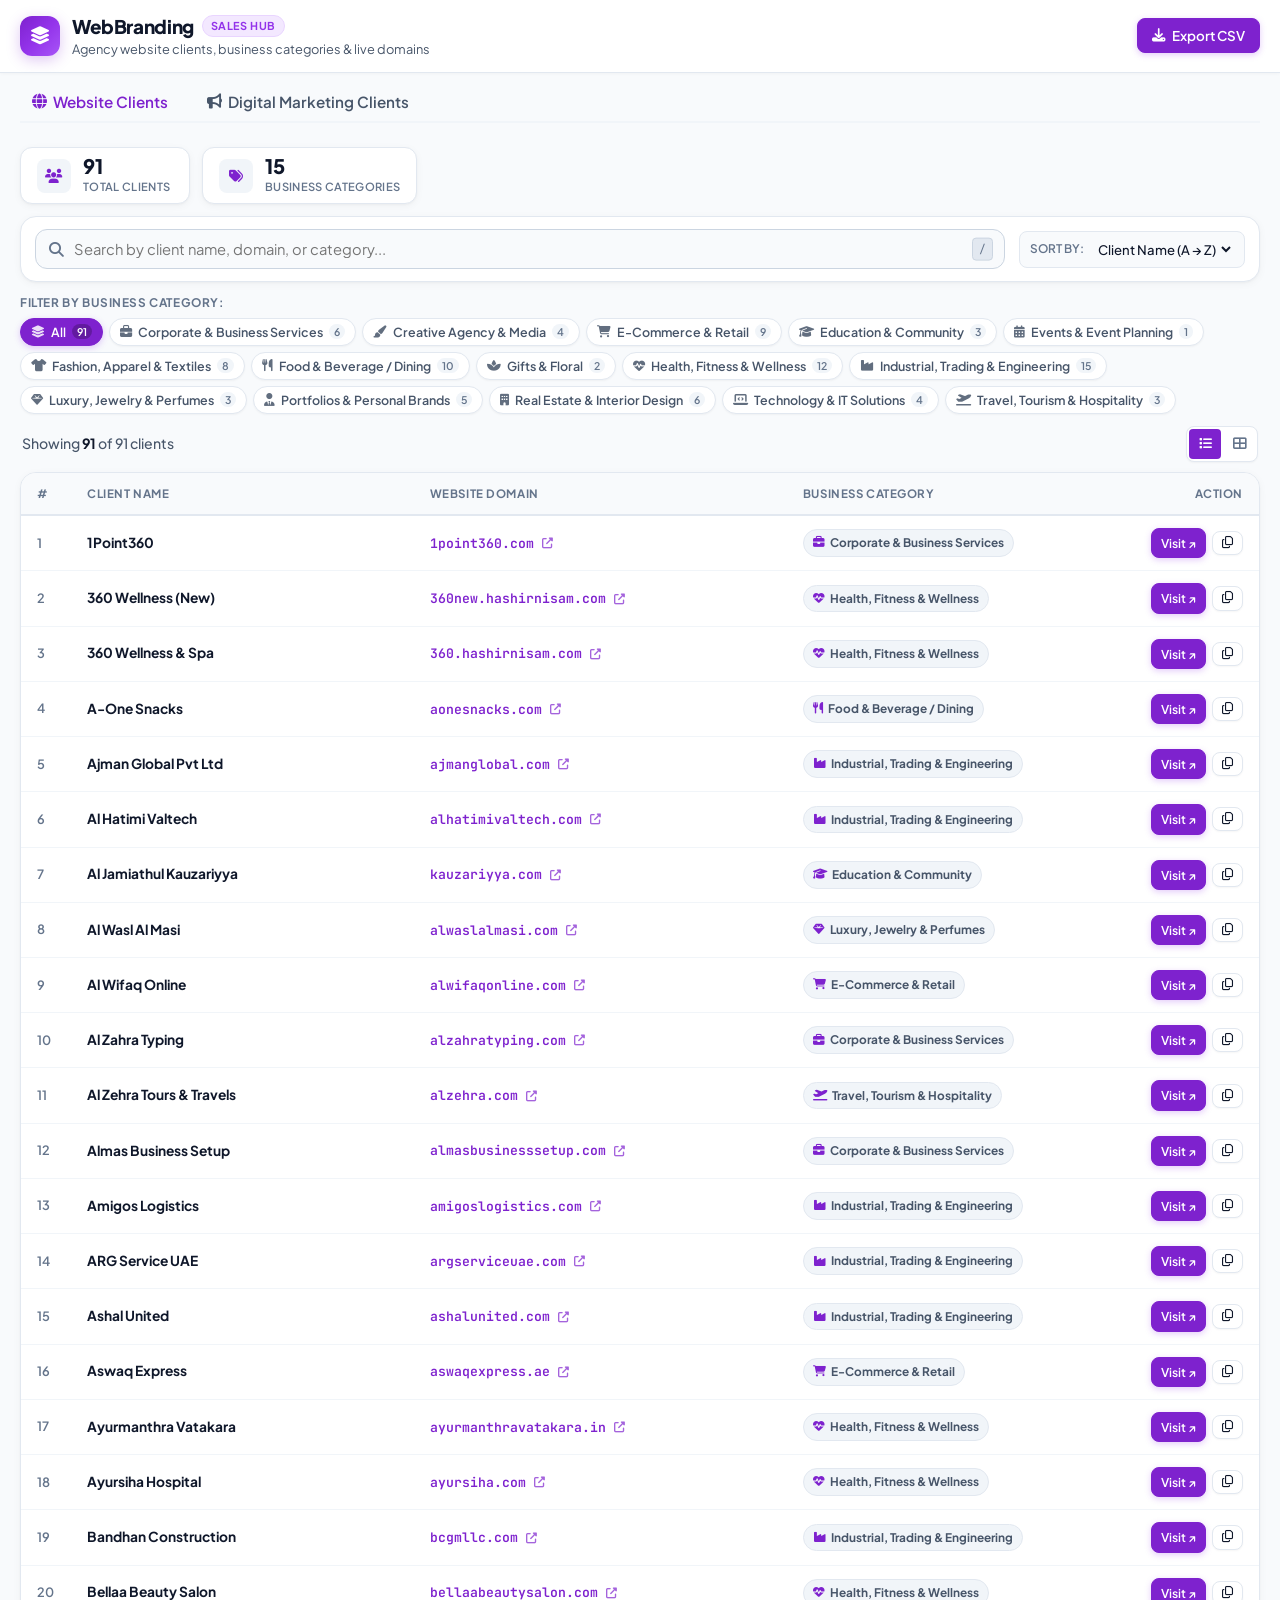
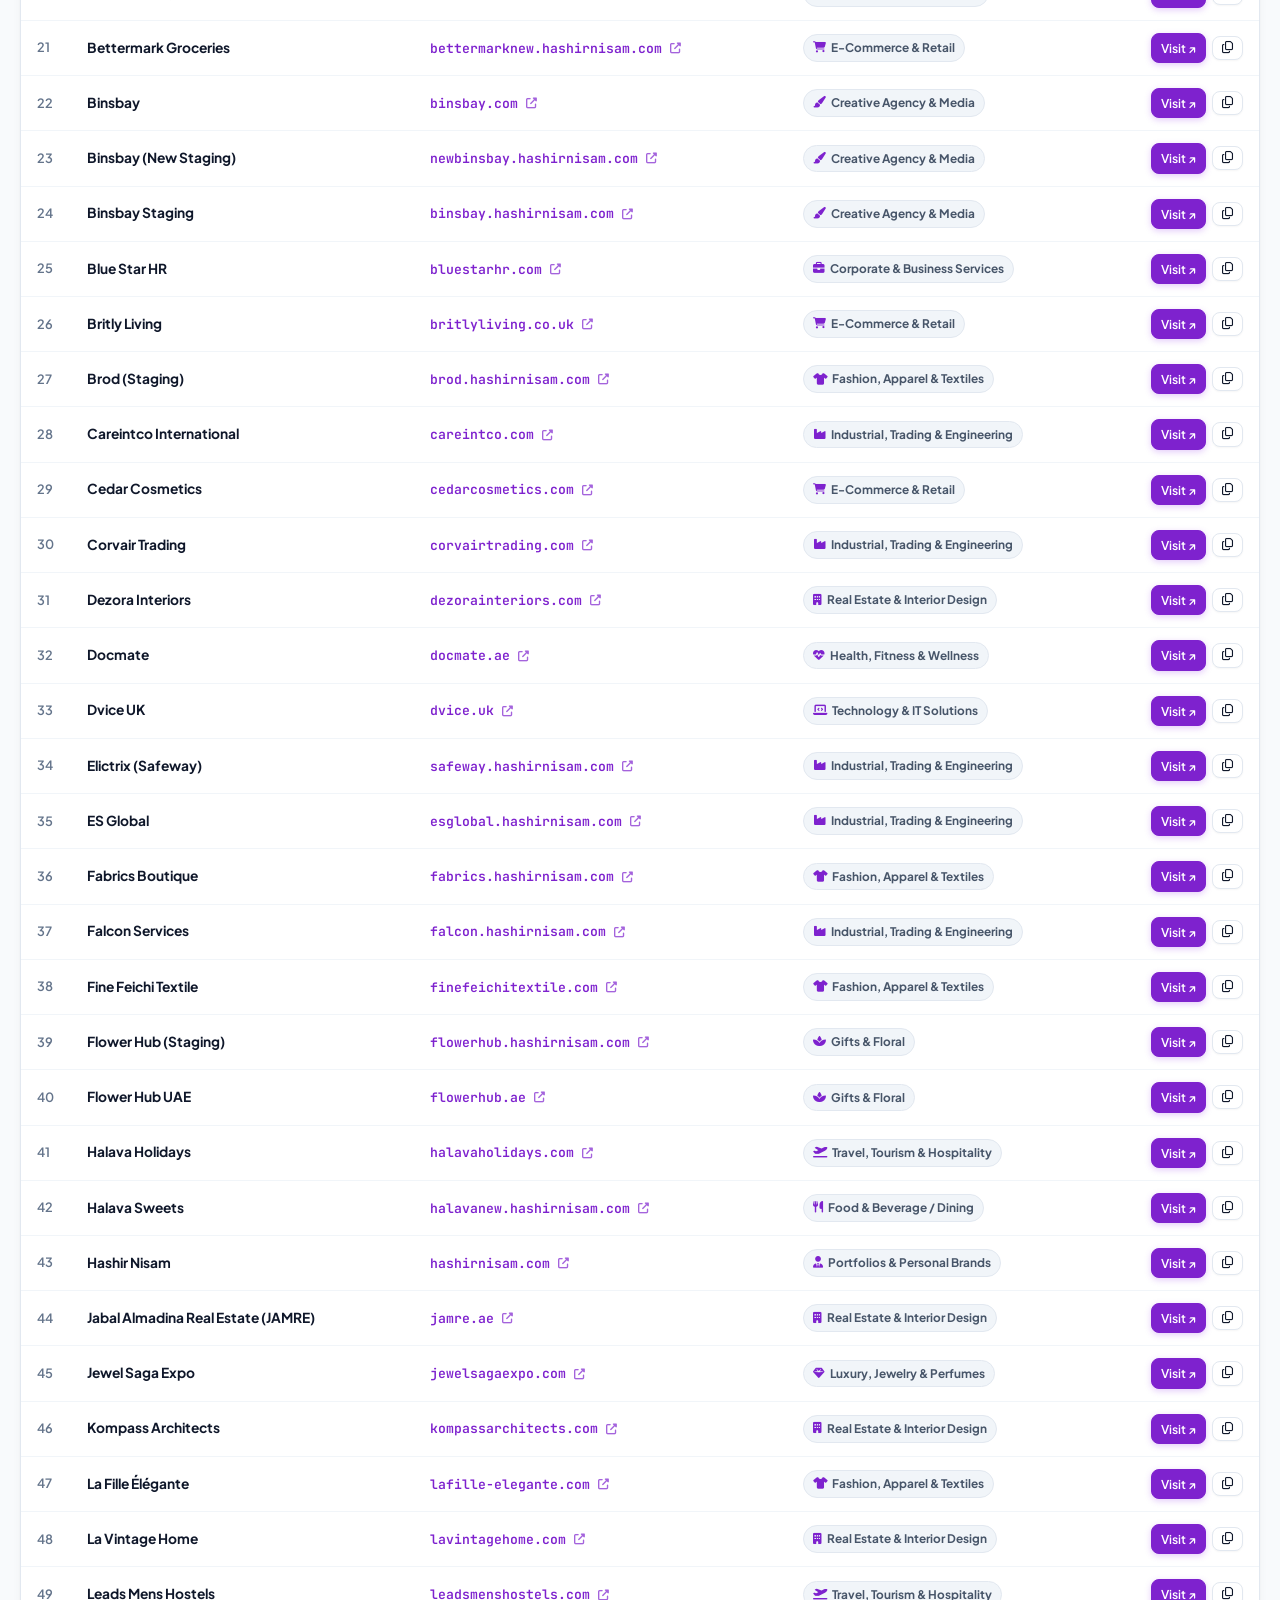
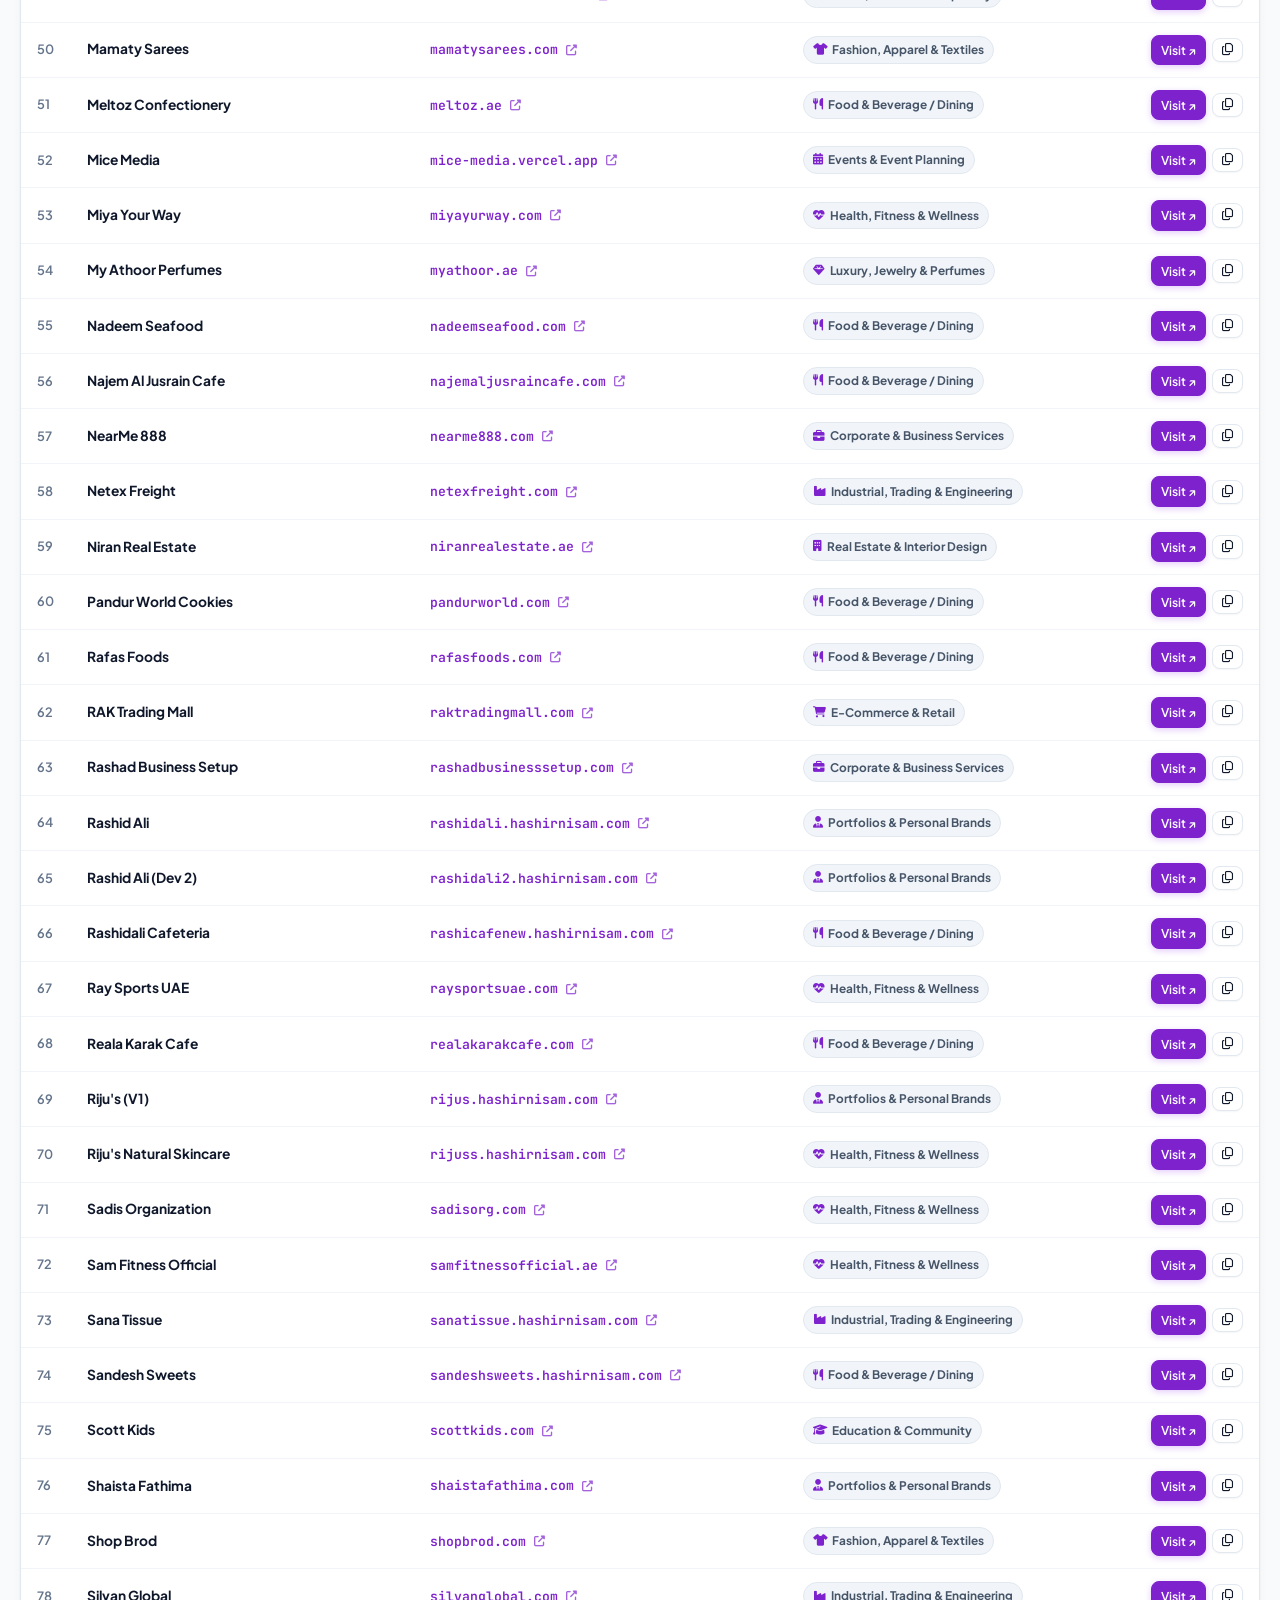
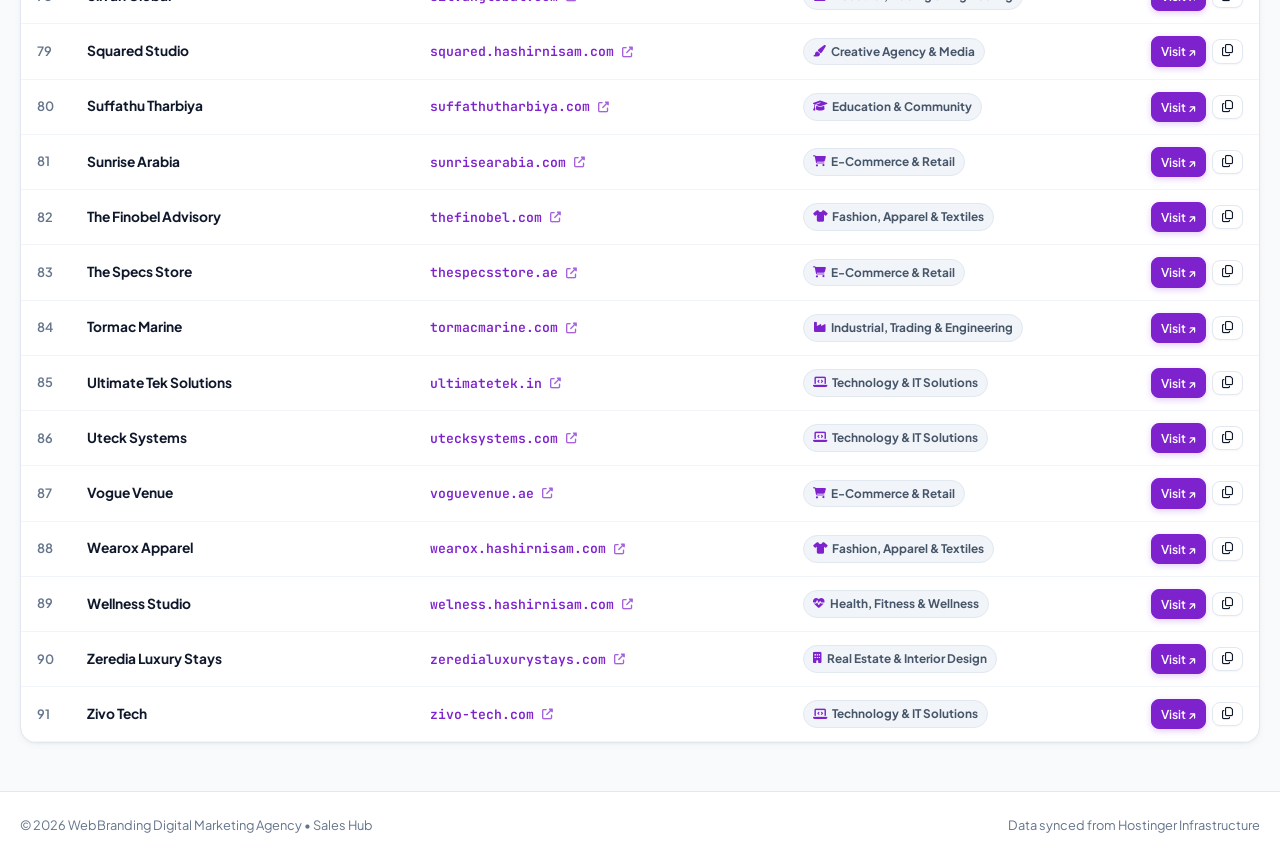
<file: index.html>
<!DOCTYPE html>
<html lang="en" data-theme="light">
<head>
  <meta charset="UTF-8">
  <meta name="viewport" content="width=device-width, initial-scale=1.0">
  <meta name="description" content="Sales Team Client Directory & Live Website Portal. Search, filter, and access all agency client websites by business category.">
  <title>Sales Hub &bull; WebBranding Agency Clients Directory</title>
  
  <!-- Modern Fonts -->
  <link rel="preconnect" href="https://fonts.googleapis.com">
  <link rel="preconnect" href="https://fonts.gstatic.com" crossorigin>
  <link href="https://fonts.googleapis.com/css2?family=JetBrains+Mono:wght@400;500;600&family=Plus+Jakarta+Sans:wght@400;500;600;700;800&display=swap" rel="stylesheet">
  
  <!-- FontAwesome Icons -->
  <link rel="stylesheet" href="https://cdnjs.cloudflare.com/ajax/libs/font-awesome/6.5.1/css/all.min.css" integrity="sha512-DTOQO9RWCH3ppGqcWaEA1BIZOC6xxalwEsw9c2QQeAIftl+Vegovlnee1c9QX4TctnWMn13TZye+giMm8e2LwA==" crossorigin="anonymous" referrerpolicy="no-referrer" />
  
  <!-- Custom Stylesheet -->
  <link rel="stylesheet" href="css/style.css">
</head>
<body>

  <!-- Top Sticky Navigation Header -->
  <header class="site-header" id="siteHeader">
    <div class="container">
      <div class="header-inner">
        <div class="brand-group">
          <div class="brand-icon" aria-hidden="true">
            <i class="fas fa-layer-group"></i>
          </div>
          <div>
            <h1 class="brand-title">
              WebBranding <span class="brand-badge">Sales Hub</span>
            </h1>
            <p class="brand-subtitle">Agency website clients, business categories &amp; live domains</p>
          </div>
        </div>

        <div class="header-actions">
          <button type="button" class="btn btn-primary btn-export" id="exportCsvBtn" title="Download Excel-compatible CSV of clients">
            <i class="fas fa-download"></i>
            <span>Export CSV</span>
          </button>
        </div>
      </div>
    </div>
  </header>

  <!-- Top Navigation Tabs -->
  <nav class="top-nav container">
    <div class="nav-tabs">
      <a href="index.html" class="nav-tab active"><i class="fas fa-globe"></i> Website Clients</a>
      <a href="digital-marketing.html" class="nav-tab"><i class="fas fa-bullhorn"></i> Digital Marketing Clients</a>
    </div>
  </nav>

  <main class="container">
    <!-- Compact KPI Ribbon -->
    <section class="kpi-strip" id="kpiStrip" aria-label="Directory Overview Statistics">
      <div class="kpi-item">
        <div class="kpi-icon"><i class="fas fa-users"></i></div>
        <div>
          <div class="kpi-num" id="totalClientsCount">91</div>
          <div class="kpi-label">Total Clients</div>
        </div>
      </div>

      <div class="kpi-item">
        <div class="kpi-icon"><i class="fas fa-tags"></i></div>
        <div>
          <div class="kpi-num" id="categoriesCount">15</div>
          <div class="kpi-label">Business Categories</div>
        </div>
      </div>
    </section>

    <!-- Control Hub: Search & Sort Controls -->
    <section class="control-hub" id="controlHub" aria-label="Search and Sort Controls">
      <div class="search-and-sort-row">
        <div class="search-box-wrap">
          <i class="fas fa-search search-icon" aria-hidden="true"></i>
          <input 
            type="text" 
            id="searchInput" 
            class="main-search-input" 
            placeholder="Search by client name, domain, or category..." 
            autocomplete="off"
            spellcheck="false"
            aria-label="Search clients"
          >
          <span class="search-key-hint" title="Press / to search">/</span>
          <button type="button" class="clear-search-btn" id="clearSearchBtn" aria-label="Clear search">
            <i class="fas fa-times"></i>
          </button>
        </div>

        <div class="control-item sort-control-item">
          <label for="sortBySelect" class="control-label">Sort By:</label>
          <select id="sortBySelect" class="control-select">
            <option value="name-asc">Client Name (A &rarr; Z)</option>
            <option value="name-desc">Client Name (Z &rarr; A)</option>
            <option value="category-asc">Category (A &rarr; Z)</option>
            <option value="domain-asc">Domain (A &rarr; Z)</option>
          </select>
        </div>
      </div>
    </section>

    <!-- Industry Category Filter Chips -->
    <section class="category-section" aria-label="Filter by Industry Category">
      <div class="category-bar-header">
        <span class="category-bar-title">Filter by Business Category:</span>
        <button type="button" class="mobile-filter-toggle" id="mobileFilterToggle" aria-label="Toggle categories">
          <i class="fas fa-filter"></i> Categories
        </button>
      </div>
      <div class="category-chips-list" id="categoryChipsContainer">
        <!-- Dynamic category chips with icons injected via JS -->
      </div>
    </section>

    <!-- Results Toolbar & View Mode Switcher -->
    <section class="results-summary-bar" aria-label="Results count and view switcher">
      <div class="results-count-display" id="resultsCount">
        Showing <span class="results-count-highlight">91</span> clients
        <button type="button" class="reset-filters-link" id="resetAllBtn" style="display: none;">
          Reset filters
        </button>
      </div>

      <div class="view-mode-toggle">
        <button type="button" class="view-btn active" id="tableViewBtn" title="Listing / Table View" aria-label="Switch to listing table view">
          <i class="fas fa-list"></i>
        </button>
        <button type="button" class="view-btn" id="gridViewBtn" title="Cards / Grid View" aria-label="Switch to cards grid view">
          <i class="fas fa-th-large"></i>
        </button>
      </div>
    </section>

    <!-- View 1: Listing / Table View (Default First View) -->
    <div class="table-wrapper" id="tableContainer">
      <table class="clients-table" aria-label="Clients directory table">
        <thead>
          <tr>
            <th style="width: 50px;">#</th>
            <th>Client Name</th>
            <th>Website Domain</th>
            <th>Business Category</th>
            <th style="text-align: right; width: 140px;">Action</th>
          </tr>
        </thead>
        <tbody id="tableBody">
          <!-- Injected via JavaScript -->
        </tbody>
      </table>
    </div>

    <!-- View 2: Card Grid View (Alternative View) -->
    <section class="clients-grid" id="gridContainer" style="display: none;" aria-label="Clients grid">
      <!-- Injected via JavaScript -->
    </section>

    <!-- Empty State -->
    <div class="empty-state" id="emptyState" style="display: none;">
      <div class="empty-icon" aria-hidden="true">
        <i class="fas fa-search"></i>
      </div>
      <h3 class="empty-title">No Matching Clients Found</h3>
      <p class="empty-desc">
        Try typing a different keyword or click the reset button below to view all 91 clients.
      </p>
      <button type="button" class="btn btn-primary" id="resetEmptyBtn">
        <i class="fas fa-undo"></i>
        <span>Show All Clients</span>
      </button>
    </div>
  </main>

  <!-- Toast Notification Container -->
  <div class="toast-container" id="toastContainer" aria-live="polite"></div>

  <!-- Footer -->
  <footer class="site-footer">
    <div class="container footer-inner">
      <p>&copy; 2026 WebBranding Digital Marketing Agency &bull; Sales Hub</p>
      <p>Data synced from Hostinger Infrastructure</p>
    </div>
  </footer>

  <!-- Scripts -->
  <script src="js/clients-data.js"></script>
  <script src="js/app.js"></script>
</body>
</html>
</file>
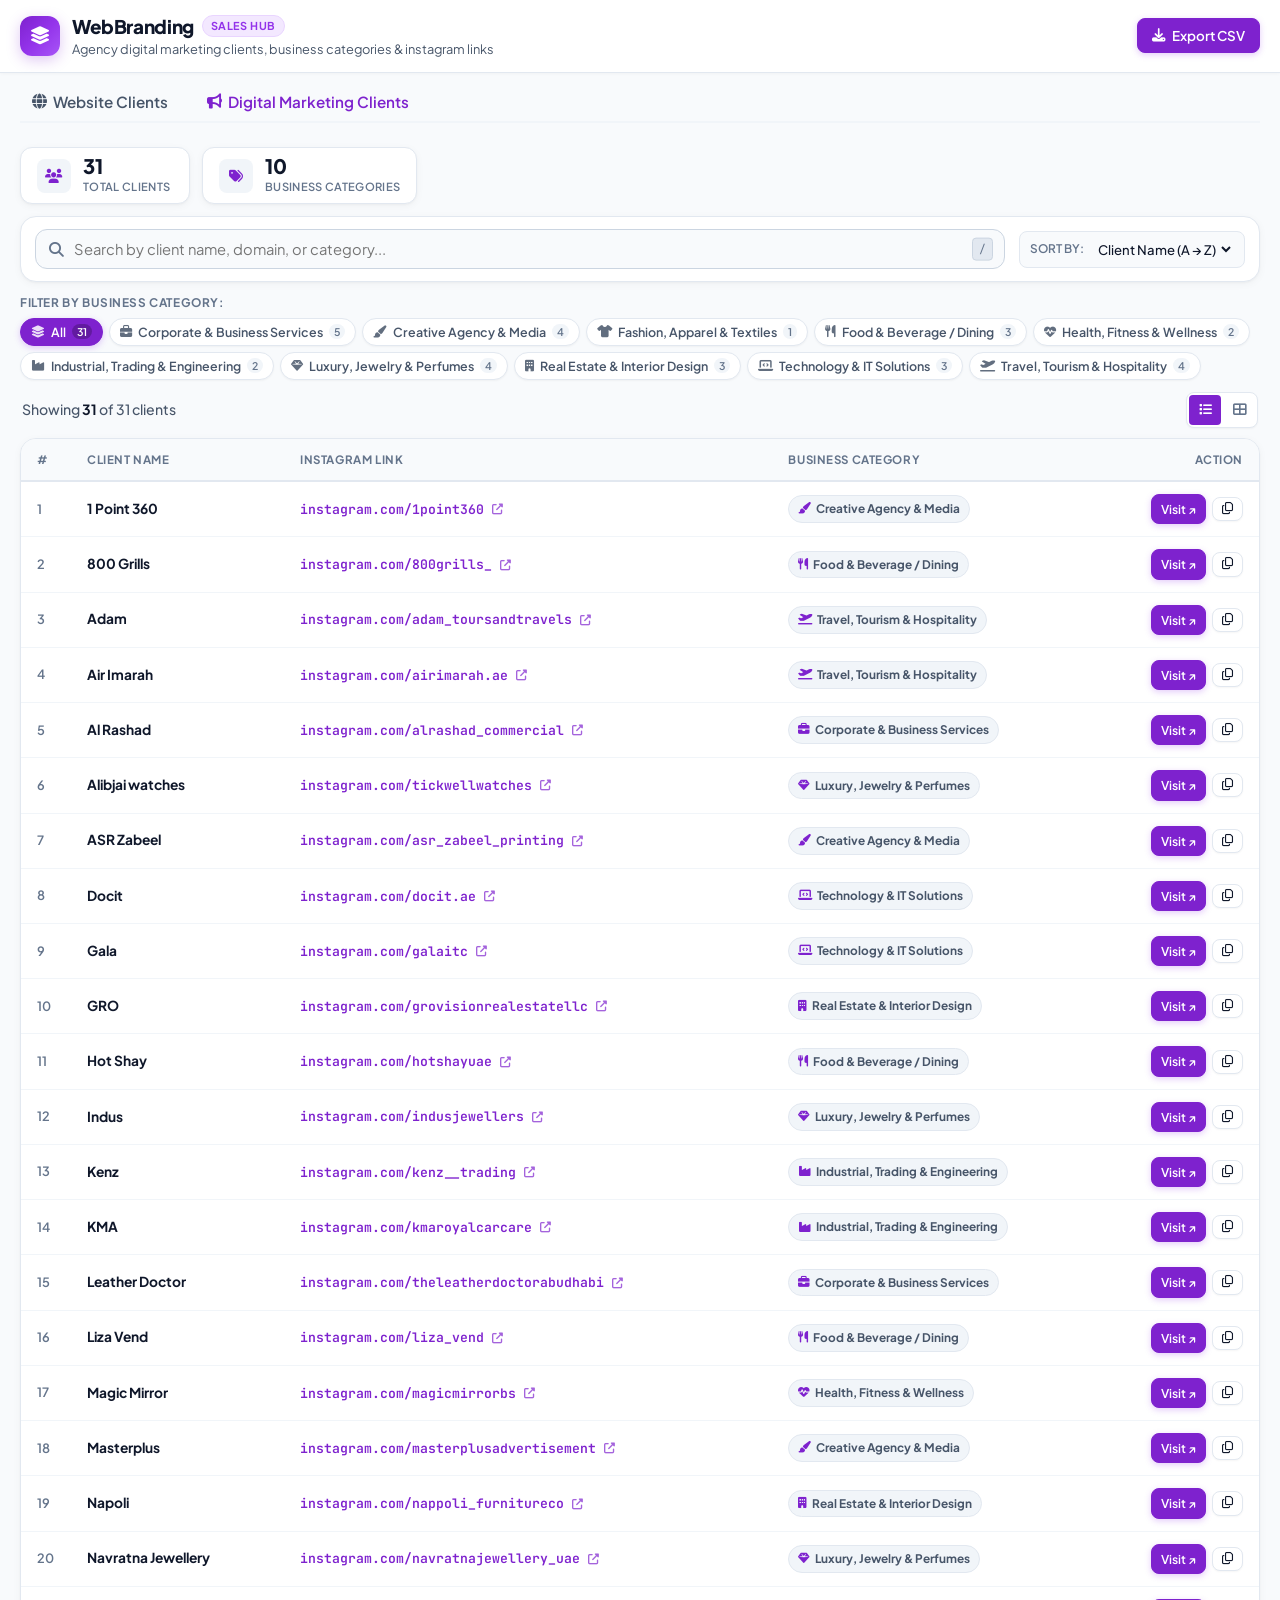
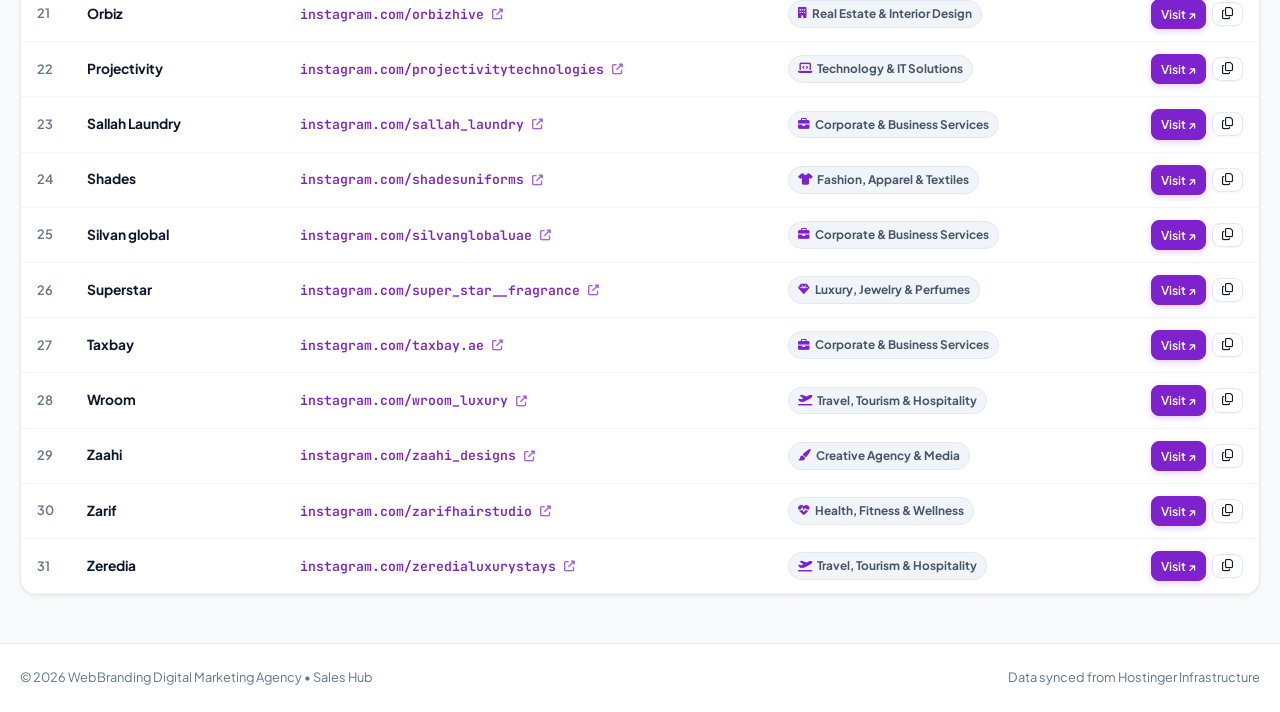
<file: digital-marketing.html>
<!DOCTYPE html>
<html lang="en" data-theme="light">
<head>
  <meta charset="UTF-8">
  <meta name="viewport" content="width=device-width, initial-scale=1.0">
  <meta name="description" content="Sales Team Client Directory & Live Website Portal. Search, filter, and access all agency client websites by business category.">
  <title>Sales Hub &bull; WebBranding Digital Marketing Clients</title>
  
  <!-- Modern Fonts -->
  <link rel="preconnect" href="https://fonts.googleapis.com">
  <link rel="preconnect" href="https://fonts.gstatic.com" crossorigin>
  <link href="https://fonts.googleapis.com/css2?family=JetBrains+Mono:wght@400;500;600&family=Plus+Jakarta+Sans:wght@400;500;600;700;800&display=swap" rel="stylesheet">
  
  <!-- FontAwesome Icons -->
  <link rel="stylesheet" href="https://cdnjs.cloudflare.com/ajax/libs/font-awesome/6.5.1/css/all.min.css" integrity="sha512-DTOQO9RWCH3ppGqcWaEA1BIZOC6xxalwEsw9c2QQeAIftl+Vegovlnee1c9QX4TctnWMn13TZye+giMm8e2LwA==" crossorigin="anonymous" referrerpolicy="no-referrer" />
  
  <!-- Custom Stylesheet -->
  <link rel="stylesheet" href="css/style.css">
</head>
<body>

  <!-- Top Sticky Navigation Header -->
  <header class="site-header" id="siteHeader">
    <div class="container">
      <div class="header-inner">
        <div class="brand-group">
          <div class="brand-icon" aria-hidden="true">
            <i class="fas fa-layer-group"></i>
          </div>
          <div>
            <h1 class="brand-title">
              WebBranding <span class="brand-badge">Sales Hub</span>
            </h1>
            <p class="brand-subtitle">Agency digital marketing clients, business categories &amp; instagram links</p>
          </div>
        </div>

        <div class="header-actions">
          <button type="button" class="btn btn-primary btn-export" id="exportCsvBtn" title="Download Excel-compatible CSV of clients">
            <i class="fas fa-download"></i>
            <span>Export CSV</span>
          </button>
        </div>
      </div>
    </div>
  </header>

  <!-- Top Navigation Tabs -->
  <nav class="top-nav container">
    <div class="nav-tabs">
      <a href="index.html" class="nav-tab"><i class="fas fa-globe"></i> Website Clients</a>
      <a href="digital-marketing.html" class="nav-tab active"><i class="fas fa-bullhorn"></i> Digital Marketing Clients</a>
    </div>
  </nav>

  <main class="container">
    <!-- Compact KPI Ribbon -->
    <section class="kpi-strip" id="kpiStrip" aria-label="Directory Overview Statistics">
      <div class="kpi-item">
        <div class="kpi-icon"><i class="fas fa-users"></i></div>
        <div>
          <div class="kpi-num" id="totalClientsCount">91</div>
          <div class="kpi-label">Total Clients</div>
        </div>
      </div>

      <div class="kpi-item">
        <div class="kpi-icon"><i class="fas fa-tags"></i></div>
        <div>
          <div class="kpi-num" id="categoriesCount">15</div>
          <div class="kpi-label">Business Categories</div>
        </div>
      </div>
    </section>

    <!-- Control Hub: Search & Sort Controls -->
    <section class="control-hub" id="controlHub" aria-label="Search and Sort Controls">
      <div class="search-and-sort-row">
        <div class="search-box-wrap">
          <i class="fas fa-search search-icon" aria-hidden="true"></i>
          <input 
            type="text" 
            id="searchInput" 
            class="main-search-input" 
            placeholder="Search by client name, domain, or category..." 
            autocomplete="off"
            spellcheck="false"
            aria-label="Search clients"
          >
          <span class="search-key-hint" title="Press / to search">/</span>
          <button type="button" class="clear-search-btn" id="clearSearchBtn" aria-label="Clear search">
            <i class="fas fa-times"></i>
          </button>
        </div>

        <div class="control-item sort-control-item">
          <label for="sortBySelect" class="control-label">Sort By:</label>
          <select id="sortBySelect" class="control-select">
            <option value="name-asc">Client Name (A &rarr; Z)</option>
            <option value="name-desc">Client Name (Z &rarr; A)</option>
            <option value="category-asc">Category (A &rarr; Z)</option>
            <option value="domain-asc">Domain (A &rarr; Z)</option>
          </select>
        </div>
      </div>
    </section>

    <!-- Industry Category Filter Chips -->
    <section class="category-section" aria-label="Filter by Industry Category">
      <div class="category-bar-header">
        <span class="category-bar-title">Filter by Business Category:</span>
        <button type="button" class="mobile-filter-toggle" id="mobileFilterToggle" aria-label="Toggle categories">
          <i class="fas fa-filter"></i> Categories
        </button>
      </div>
      <div class="category-chips-list" id="categoryChipsContainer">
        <!-- Dynamic category chips with icons injected via JS -->
      </div>
    </section>

    <!-- Results Toolbar & View Mode Switcher -->
    <section class="results-summary-bar" aria-label="Results count and view switcher">
      <div class="results-count-display" id="resultsCount">
        Showing <span class="results-count-highlight">91</span> clients
        <button type="button" class="reset-filters-link" id="resetAllBtn" style="display: none;">
          Reset filters
        </button>
      </div>

      <div class="view-mode-toggle">
        <button type="button" class="view-btn active" id="tableViewBtn" title="Listing / Table View" aria-label="Switch to listing table view">
          <i class="fas fa-list"></i>
        </button>
        <button type="button" class="view-btn" id="gridViewBtn" title="Cards / Grid View" aria-label="Switch to cards grid view">
          <i class="fas fa-th-large"></i>
        </button>
      </div>
    </section>

    <!-- View 1: Listing / Table View (Default First View) -->
    <div class="table-wrapper" id="tableContainer">
      <table class="clients-table" aria-label="Clients directory table">
        <thead>
          <tr>
            <th style="width: 50px;">#</th>
            <th>Client Name</th>
            <th>Instagram Link</th>
            <th>Business Category</th>
            <th style="text-align: right; width: 140px;">Action</th>
          </tr>
        </thead>
        <tbody id="tableBody">
          <!-- Injected via JavaScript -->
        </tbody>
      </table>
    </div>

    <!-- View 2: Card Grid View (Alternative View) -->
    <section class="clients-grid" id="gridContainer" style="display: none;" aria-label="Clients grid">
      <!-- Injected via JavaScript -->
    </section>

    <!-- Empty State -->
    <div class="empty-state" id="emptyState" style="display: none;">
      <div class="empty-icon" aria-hidden="true">
        <i class="fas fa-search"></i>
      </div>
      <h3 class="empty-title">No Matching Clients Found</h3>
      <p class="empty-desc">
        Try typing a different keyword or click the reset button below to view all 91 clients.
      </p>
      <button type="button" class="btn btn-primary" id="resetEmptyBtn">
        <i class="fas fa-undo"></i>
        <span>Show All Clients</span>
      </button>
    </div>
  </main>

  <!-- Toast Notification Container -->
  <div class="toast-container" id="toastContainer" aria-live="polite"></div>

  <!-- Footer -->
  <footer class="site-footer">
    <div class="container footer-inner">
      <p>&copy; 2026 WebBranding Digital Marketing Agency &bull; Sales Hub</p>
      <p>Data synced from Hostinger Infrastructure</p>
    </div>
  </footer>

  <!-- Scripts -->
  <script src="js/marketing-data.js"></script>
  <script src="js/app.js"></script>
</body>
</html>
</file>
<file: css/style.css>
/* ==========================================================================
   Sales Team Client Directory - Clean Modern White Theme
   ========================================================================== */

:root {
  /* Clean White & Slate Color Palette */
  --bg-primary: #f8fafc;
  --bg-secondary: #ffffff;
  --bg-card: #ffffff;
  --bg-card-hover: #f8fafc;
  --bg-surface: #f1f5f9;
  --bg-surface-hover: #e2e8f0;
  --bg-surface-subtle: #f8fafc;
  
  --border-color: #e2e8f0;
  --border-subtle: #f1f5f9;
  --border-focus: #9333ea;
  --border-glow: rgba(147, 51, 234, 0.2);

  --text-primary: #0f172a;
  --text-secondary: #475569;
  --text-muted: #64748b;
  --text-inverse: #ffffff;

  /* Brand Accents */
  --brand-primary: #7e22ce;        /* Purple 700 */
  --brand-primary-light: #9333ea;  /* Purple 600 */
  --brand-primary-hover: #6b21a8;  /* Purple 800 */
  --brand-gradient: linear-gradient(135deg, #7e22ce 0%, #9333ea 50%, #a855f7 100%);
  --brand-glow: 0 4px 14px rgba(126, 34, 206, 0.25);

  /* Status Colors for Light Theme */
  --status-active-bg: #ecfdf5;
  --status-active-text: #059669;
  --status-active-border: #a7f3d0;

  --status-pending-bg: #fffbeb;
  --status-pending-text: #d97706;
  --status-pending-border: #fde68a;

  --status-purchase-bg: #faf5ff;
  --status-purchase-text: #9333ea;
  --status-purchase-border: #e9d5ff;

  --status-issue-bg: #fef2f2;
  --status-issue-text: #dc2626;
  --status-issue-border: #fecaca;

  /* Typography */
  --font-main: 'Plus Jakarta Sans', system-ui, -apple-system, sans-serif;
  --font-mono: 'JetBrains Mono', 'Fira Code', monospace;

  /* Radii & Shadows */
  --radius-xs: 6px;
  --radius-sm: 8px;
  --radius-md: 12px;
  --radius-lg: 16px;
  --radius-full: 9999px;

  --shadow-xs: 0 1px 2px rgba(0, 0, 0, 0.04);
  --shadow-sm: 0 1px 3px rgba(0, 0, 0, 0.07), 0 1px 2px rgba(0, 0, 0, 0.04);
  --shadow-md: 0 4px 6px -1px rgba(0, 0, 0, 0.07), 0 2px 4px -1px rgba(0, 0, 0, 0.04);
  --shadow-card: 0 2px 8px rgba(0, 0, 0, 0.04), 0 1px 2px rgba(0, 0, 0, 0.03);

  --transition-fast: 0.15s ease;
  --transition-normal: 0.22s cubic-bezier(0.16, 1, 0.3, 1);
}

/* Reset & Baseline */
*, *::before, *::after {
  box-sizing: border-box;
  margin: 0;
  padding: 0;
}

html {
  scroll-behavior: smooth;
  background-color: var(--bg-primary);
}

body {
  font-family: var(--font-main);
  background-color: var(--bg-primary);
  color: var(--text-primary);
  min-height: 100vh;
  line-height: 1.5;
  -webkit-font-smoothing: antialiased;
}

.container {
  max-width: 1380px;
  margin: 0 auto;
  padding: 0 20px;
}

/* Sticky Header */
.site-header {
  border-bottom: 1px solid var(--border-color);
  background: rgba(255, 255, 255, 0.95);
  backdrop-filter: blur(16px);
  -webkit-backdrop-filter: blur(16px);
  position: sticky;
  top: 0;
  z-index: 50;
  padding: 12px 0;
  box-shadow: 0 1px 3px rgba(0, 0, 0, 0.03);
}

.header-inner {
  display: flex;
  align-items: center;
  justify-content: space-between;
  gap: 16px;
}

.brand-group {
  display: flex;
  align-items: center;
  gap: 12px;
}

.brand-icon {
  width: 40px;
  height: 40px;
  border-radius: var(--radius-md);
  background: var(--brand-gradient);
  display: flex;
  align-items: center;
  justify-content: center;
  color: #ffffff;
  font-size: 18px;
  box-shadow: var(--brand-glow);
  flex-shrink: 0;
}

.brand-title {
  font-size: 1.18rem;
  font-weight: 800;
  letter-spacing: -0.02em;
  display: flex;
  align-items: center;
  gap: 8px;
  color: var(--text-primary);
}

.brand-badge {
  font-size: 0.68rem;
  font-weight: 700;
  padding: 2px 8px;
  border-radius: var(--radius-full);
  background: #f3e8ff;
  color: var(--brand-primary-light);
  border: 1px solid #e9d5ff;
  text-transform: uppercase;
  letter-spacing: 0.05em;
}

.brand-subtitle {
  font-size: 0.8rem;
  color: var(--text-secondary);
}

.header-actions {
  display: flex;
  align-items: center;
  gap: 10px;
}

/* Top Navigation Tabs */
.top-nav {
  margin-top: 10px;
  padding-bottom: 10px;
}

.nav-tabs {
  display: flex;
  gap: 15px;
  border-bottom: 2px solid var(--border-subtle);
  padding-bottom: 0px;
  overflow-x: auto;
  -webkit-overflow-scrolling: touch;
  scrollbar-width: none; /* Firefox */
}

.nav-tabs::-webkit-scrollbar {
  display: none; /* Safari and Chrome */
}

.nav-tab {
  white-space: nowrap;
  text-decoration: none;
  font-weight: 600;
  font-size: 0.95rem;
  color: var(--text-secondary);
  padding: 8px 12px;
  border-bottom: 2px solid transparent;
  margin-bottom: -2px;
  transition: all var(--transition-fast);
  display: flex;
  align-items: center;
  gap: 6px;
}

.nav-tab:hover {
  color: var(--brand-primary);
}

.nav-tab.active {
  color: var(--brand-primary);
  border-bottom-color: var(--brand-primary);
}

.btn {
  display: inline-flex;
  align-items: center;
  gap: 7px;
  font-family: inherit;
  font-size: 0.84rem;
  font-weight: 600;
  padding: 8px 14px;
  border-radius: var(--radius-sm);
  border: 1px solid var(--border-color);
  background: #ffffff;
  color: var(--text-primary);
  cursor: pointer;
  transition: all var(--transition-fast);
  text-decoration: none;
  white-space: nowrap;
  box-shadow: var(--shadow-xs);
}

.btn:hover {
  border-color: #cbd5e1;
  background: var(--bg-surface);
}

.btn-primary {
  background: var(--brand-primary);
  border-color: var(--brand-primary);
  color: #ffffff;
  box-shadow: 0 2px 6px rgba(147, 51, 234, 0.25);
}

.btn-primary:hover {
  background: var(--brand-primary-hover);
  border-color: var(--brand-primary-hover);
  box-shadow: 0 4px 10px rgba(147, 51, 234, 0.35);
}

/* Compact KPI Ribbon */
.kpi-strip {
  display: flex;
  gap: 12px;
  margin: 14px 0 12px;
  flex-wrap: wrap;
}

.kpi-item {
  background: #ffffff;
  border: 1px solid var(--border-color);
  border-radius: var(--radius-md);
  padding: 8px 16px;
  display: flex;
  align-items: center;
  gap: 12px;
  box-shadow: var(--shadow-card);
  transition: all var(--transition-fast);
  min-width: 170px;
}

.kpi-item:hover {
  border-color: #cbd5e1;
  transform: translateY(-1px);
}

.kpi-icon {
  width: 34px;
  height: 34px;
  border-radius: var(--radius-sm);
  background: #f1f5f9;
  color: var(--brand-primary);
  display: flex;
  align-items: center;
  justify-content: center;
  font-size: 14px;
  flex-shrink: 0;
}

.kpi-num {
  font-size: 1.25rem;
  font-weight: 800;
  line-height: 1;
  color: var(--text-primary);
}

.kpi-label {
  font-size: 0.7rem;
  color: var(--text-muted);
  font-weight: 600;
  text-transform: uppercase;
  letter-spacing: 0.03em;
  margin-top: 2px;
}

/* Main Control Hub: Search & Sort */
.control-hub {
  background: #ffffff;
  border: 1px solid var(--border-color);
  border-radius: var(--radius-lg);
  padding: 12px 14px;
  margin-bottom: 12px;
  box-shadow: var(--shadow-card);
}

.search-and-sort-row {
  display: flex;
  align-items: center;
  gap: 14px;
  flex-wrap: wrap;
}

.search-box-wrap {
  position: relative;
  flex: 1;
  min-width: 280px;
}

.search-box-wrap .search-icon {
  position: absolute;
  left: 14px;
  top: 50%;
  transform: translateY(-50%);
  color: var(--text-muted);
  font-size: 15px;
  pointer-events: none;
}

.main-search-input {
  width: 100%;
  padding: 10px 38px 10px 38px;
  font-family: inherit;
  font-size: 0.92rem;
  color: var(--text-primary);
  background: #f8fafc;
  border: 1px solid #cbd5e1;
  border-radius: var(--radius-md);
  outline: none;
  transition: all var(--transition-fast);
}

.main-search-input:focus {
  border-color: var(--brand-primary);
  box-shadow: 0 0 0 3px rgba(147, 51, 234, 0.15);
  background: #ffffff;
}

.search-key-hint {
  position: absolute;
  right: 12px;
  top: 50%;
  transform: translateY(-50%);
  font-size: 0.7rem;
  font-family: var(--font-mono);
  background: #e2e8f0;
  border: 1px solid #cbd5e1;
  padding: 2px 6px;
  border-radius: 4px;
  color: var(--text-muted);
  pointer-events: none;
}

.clear-search-btn {
  position: absolute;
  right: 12px;
  top: 50%;
  transform: translateY(-50%);
  background: none;
  border: none;
  color: var(--text-muted);
  cursor: pointer;
  padding: 4px;
  font-size: 15px;
  display: none;
}

.clear-search-btn:hover {
  color: var(--text-primary);
}

.sort-control-item {
  display: flex;
  align-items: center;
  gap: 8px;
  background: #f8fafc;
  border: 1px solid var(--border-color);
  border-radius: var(--radius-sm);
  padding: 4px 10px;
  flex-shrink: 0;
}

.control-label {
  font-size: 0.74rem;
  color: var(--text-muted);
  font-weight: 600;
  text-transform: uppercase;
}

.control-select {
  background: transparent;
  border: none;
  color: var(--text-primary);
  font-family: inherit;
  font-size: 0.82rem;
  font-weight: 500;
  outline: none;
  cursor: pointer;
  padding: 4px 2px;
}

.control-select option {
  background: #ffffff;
  color: var(--text-primary);
}

/* Category Filter Bar */
.category-section {
  margin-bottom: 12px;
}

.category-bar-header {
  display: flex;
  align-items: center;
  justify-content: space-between;
  margin-bottom: 6px;
}

.category-bar-title {
  font-size: 0.74rem;
  font-weight: 700;
  text-transform: uppercase;
  letter-spacing: 0.05em;
  color: var(--text-muted);
}

.mobile-filter-toggle {
  display: none;
  background: var(--bg-surface);
  border: 1px solid var(--border-color);
  padding: 6px 12px;
  border-radius: var(--radius-sm);
  font-size: 0.8rem;
  font-weight: 600;
  color: var(--text-primary);
  cursor: pointer;
  align-items: center;
  gap: 6px;
}

.category-chips-list {
  display: flex;
  flex-wrap: wrap;
  gap: 6px;
}

.chip-btn {
  display: inline-flex;
  align-items: center;
  gap: 6px;
  font-family: inherit;
  font-size: 0.78rem;
  font-weight: 600;
  padding: 5px 10px;
  border-radius: var(--radius-full);
  background: #ffffff;
  color: var(--text-secondary);
  border: 1px solid var(--border-color);
  cursor: pointer;
  box-shadow: var(--shadow-xs);
  transition: all var(--transition-fast);
}

.chip-btn:hover {
  background: #f8fafc;
  color: var(--text-primary);
  border-color: #cbd5e1;
}

.chip-btn.active {
  background: var(--brand-primary);
  color: #ffffff;
  border-color: var(--brand-primary);
  box-shadow: 0 2px 6px rgba(147, 51, 234, 0.25);
}

.chip-icon {
  font-size: 0.76rem;
  opacity: 0.85;
}

.chip-count {
  font-size: 0.66rem;
  padding: 1px 5px;
  border-radius: var(--radius-full);
  background: #f1f5f9;
  color: var(--text-muted);
}

.chip-btn.active .chip-count {
  background: rgba(0, 0, 0, 0.22);
  color: #ffffff;
}

/* Results Toolbar (Summary & View Modes) */
.results-summary-bar {
  display: flex;
  align-items: center;
  justify-content: space-between;
  margin-bottom: 10px;
  padding: 0 2px;
  gap: 12px;
  flex-wrap: wrap;
}

.results-count-display {
  font-size: 0.88rem;
  color: var(--text-secondary);
  font-weight: 500;
}

.results-count-highlight {
  color: var(--text-primary);
  font-weight: 700;
}

.reset-filters-link {
  color: var(--brand-primary);
  background: none;
  border: none;
  font-size: 0.8rem;
  font-weight: 600;
  cursor: pointer;
  text-decoration: underline;
  margin-left: 10px;
}

.reset-filters-link:hover {
  color: var(--brand-primary-hover);
}

.view-mode-toggle {
  display: inline-flex;
  background: #ffffff;
  border: 1px solid var(--border-color);
  border-radius: var(--radius-sm);
  padding: 2px;
  gap: 2px;
  box-shadow: var(--shadow-xs);
}

.view-btn {
  width: 32px;
  height: 30px;
  display: inline-flex;
  align-items: center;
  justify-content: center;
  background: transparent;
  border: none;
  border-radius: 4px;
  color: var(--text-muted);
  cursor: pointer;
  font-size: 13px;
  transition: all var(--transition-fast);
}

.view-btn:hover {
  color: var(--text-primary);
  background: #f1f5f9;
}

.view-btn.active {
  background: var(--brand-primary);
  color: #ffffff;
}

/* Dense Table View (Listing Style - Default) */
.table-wrapper {
  background: #ffffff;
  border: 1px solid var(--border-color);
  border-radius: var(--radius-lg);
  overflow-x: auto;
  box-shadow: var(--shadow-card);
  margin-bottom: 48px;
}

.clients-table {
  width: 100%;
  border-collapse: collapse;
  text-align: left;
}

.clients-table thead th {
  position: sticky;
  top: 0;
  background: #f8fafc;
  color: var(--text-muted);
  font-size: 0.72rem;
  font-weight: 700;
  text-transform: uppercase;
  letter-spacing: 0.05em;
  padding: 12px 16px;
  border-bottom: 2px solid var(--border-color);
  z-index: 10;
  white-space: nowrap;
}

.clients-table tbody td {
  padding: 12px 16px;
  border-bottom: 1px solid var(--border-subtle);
  font-size: 0.86rem;
  vertical-align: middle;
}

.clients-table tbody tr:hover td {
  background: #f8fafc;
}

.table-client-title {
  font-weight: 700;
  color: var(--text-primary);
}

.table-domain {
  font-family: var(--font-mono);
  font-size: 0.82rem;
  color: var(--brand-primary);
  text-decoration: none;
  display: inline-flex;
  align-items: center;
  gap: 4px;
  font-weight: 600;
}

.table-domain:hover {
  text-decoration: underline;
  color: var(--brand-primary-hover);
}

.table-actions {
  display: flex;
  align-items: center;
  gap: 6px;
}

.table-action-btn {
  padding: 5px 9px;
  font-size: 0.76rem;
}

/* Card Grid Layout */
.clients-grid {
  display: grid;
  grid-template-columns: repeat(auto-fill, minmax(300px, 1fr));
  gap: 14px;
  margin-bottom: 48px;
}

/* Client Card */
.client-card {
  background: #ffffff;
  border: 1px solid var(--border-color);
  border-radius: var(--radius-lg);
  padding: 14px 15px;
  display: flex;
  flex-direction: column;
  box-shadow: var(--shadow-card);
  transition: all var(--transition-normal);
  position: relative;
}

.client-card:hover {
  border-color: #cbd5e1;
  transform: translateY(-2px);
  box-shadow: var(--shadow-md);
}

.card-header {
  display: flex;
  align-items: center;
  justify-content: space-between;
  gap: 8px;
  margin-bottom: 8px;
}

.card-category {
  display: inline-flex;
  align-items: center;
  gap: 5px;
  font-size: 0.7rem;
  font-weight: 700;
  padding: 3px 8px;
  border-radius: var(--radius-full);
  background: #f1f5f9;
  color: #475569;
  border: 1px solid #e2e8f0;
}

.card-type-tag {
  font-size: 0.66rem;
  font-weight: 600;
  padding: 2px 6px;
  border-radius: var(--radius-full);
}

.card-type-tag.custom {
  background: #faf5ff;
  color: #9333ea;
  border: 1px solid #e9d5ff;
}

.card-type-tag.subdomain {
  background: #f0f9ff;
  color: #0284c7;
  border: 1px solid #bae6fd;
}

.card-title {
  font-size: 1.05rem;
  font-weight: 700;
  color: var(--text-primary);
  margin-bottom: 8px;
  line-height: 1.3;
}

/* Domain Box (Clear, Clickable, Copyable) */
.card-domain-box {
  background: #f8fafc;
  border: 1px solid var(--border-color);
  border-radius: var(--radius-sm);
  padding: 7px 10px;
  display: flex;
  align-items: center;
  justify-content: space-between;
  gap: 8px;
  margin-bottom: 10px;
  transition: border-color var(--transition-fast);
}

.card-domain-box:hover {
  border-color: var(--border-focus);
}

.card-domain-link {
  font-family: var(--font-mono);
  font-size: 0.82rem;
  font-weight: 600;
  color: var(--brand-primary);
  text-decoration: none;
  white-space: nowrap;
  overflow: hidden;
  text-overflow: ellipsis;
  display: inline-flex;
  align-items: center;
  gap: 6px;
}

.card-domain-link:hover {
  text-decoration: underline;
  color: var(--brand-primary-hover);
}

.copy-icon-btn {
  background: none;
  border: none;
  color: var(--text-muted);
  cursor: pointer;
  padding: 3px;
  border-radius: 4px;
  display: flex;
  align-items: center;
  justify-content: center;
  transition: all var(--transition-fast);
}

.copy-icon-btn:hover {
  color: var(--text-primary);
  background: #e2e8f0;
}

/* Card Details Meta */
.card-meta {
  display: flex;
  align-items: center;
  justify-content: space-between;
  font-size: 0.76rem;
  margin-bottom: 12px;
  color: var(--text-secondary);
}

.platform-pill {
  display: inline-flex;
  align-items: center;
  gap: 5px;
  color: var(--text-muted);
  font-weight: 500;
}

/* Status Indicators */
.status-badge {
  display: inline-flex;
  align-items: center;
  gap: 5px;
  font-size: 0.68rem;
  font-weight: 600;
  padding: 2px 7px;
  border-radius: var(--radius-full);
}

.status-dot {
  width: 6px;
  height: 6px;
  border-radius: 50%;
}

.status-active {
  background: var(--status-active-bg);
  color: var(--status-active-text);
  border: 1px solid var(--status-active-border);
}
.status-active .status-dot {
  background: var(--status-active-text);
}

.status-pending {
  background: var(--status-pending-bg);
  color: var(--status-pending-text);
  border: 1px solid var(--status-pending-border);
}
.status-pending .status-dot {
  background: var(--status-pending-text);
}

.status-purchase {
  background: var(--status-purchase-bg);
  color: var(--status-purchase-text);
  border: 1px solid var(--status-purchase-border);
}
.status-purchase .status-dot {
  background: var(--status-purchase-text);
}

.status-issue {
  background: var(--status-issue-bg);
  color: var(--status-issue-text);
  border: 1px solid var(--status-issue-border);
}
.status-issue .status-dot {
  background: var(--status-issue-text);
}

/* Card Primary Action Button */
.open-site-btn {
  display: inline-flex;
  align-items: center;
  justify-content: center;
  gap: 6px;
  width: 100%;
  padding: 8px 12px;
  border-radius: var(--radius-sm);
  background: var(--brand-primary);
  color: #ffffff;
  font-size: 0.82rem;
  font-weight: 600;
  text-decoration: none;
  transition: all var(--transition-fast);
  margin-top: auto;
  box-shadow: 0 2px 5px rgba(147, 51, 234, 0.2);
}

.open-site-btn:hover {
  background: var(--brand-primary-hover);
  box-shadow: 0 4px 8px rgba(147, 51, 234, 0.3);
}

/* Empty State */
.empty-state {
  text-align: center;
  padding: 50px 20px;
  background: #ffffff;
  border: 1px solid var(--border-color);
  border-radius: var(--radius-lg);
  margin: 30px 0;
  box-shadow: var(--shadow-card);
}

.empty-icon {
  font-size: 40px;
  margin-bottom: 12px;
  color: var(--text-muted);
}

.empty-title {
  font-size: 1.25rem;
  font-weight: 700;
  color: var(--text-primary);
  margin-bottom: 6px;
}

.empty-desc {
  font-size: 0.9rem;
  color: var(--text-secondary);
  max-width: 440px;
  margin: 0 auto 16px;
}

/* Toast Feedback */
.toast-container {
  position: fixed;
  bottom: 20px;
  right: 20px;
  z-index: 1000;
  display: flex;
  flex-direction: column;
  gap: 8px;
  pointer-events: none;
}

.toast {
  background: #ffffff;
  border: 1px solid #cbd5e1;
  color: var(--text-primary);
  padding: 10px 16px;
  border-radius: var(--radius-md);
  font-size: 0.84rem;
  font-weight: 600;
  box-shadow: 0 10px 25px -5px rgba(0, 0, 0, 0.1), 0 8px 10px -6px rgba(0, 0, 0, 0.1);
  display: flex;
  align-items: center;
  gap: 8px;
  transform: translateY(16px);
  opacity: 0;
  transition: all var(--transition-normal);
  pointer-events: auto;
}

.toast.show {
  transform: translateY(0);
  opacity: 1;
}

.toast-icon {
  color: var(--status-active-text);
}

/* Footer */
.site-footer {
  border-top: 1px solid var(--border-color);
  padding: 24px 0;
  background: #ffffff;
  color: var(--text-muted);
  font-size: 0.8rem;
}

.footer-inner {
  display: flex;
  align-items: center;
  justify-content: space-between;
  gap: 12px;
  flex-wrap: wrap;
}

/* Responsive Breakpoints */
@media (max-width: 1024px) {
  .kpi-strip {
    grid-template-columns: repeat(3, 1fr);
  }
}

@media (max-width: 768px) {
  .category-bar-title {
    display: none;
  }
  .mobile-filter-toggle {
    display: flex;
    width: 100%;
    justify-content: center;
  }
  .category-chips-list {
    display: none;
    margin-top: 10px;
  }
  .category-chips-list.expanded {
    display: flex;
  }
  .kpi-strip {
    grid-template-columns: repeat(2, 1fr);
  }
  .clients-grid {
    grid-template-columns: 1fr;
  }
  .search-and-tabs-row {
    flex-direction: column;
    align-items: stretch;
  }
  .domain-tabs {
    width: 100%;
    justify-content: space-between;
  }
  .domain-tab-btn {
    flex: 1;
    justify-content: center;
  }
  .site-header .btn-export span {
    display: none;
  }
}

@media (max-width: 480px) {
  .kpi-strip {
    grid-template-columns: 1fr;
  }
}
</file>
